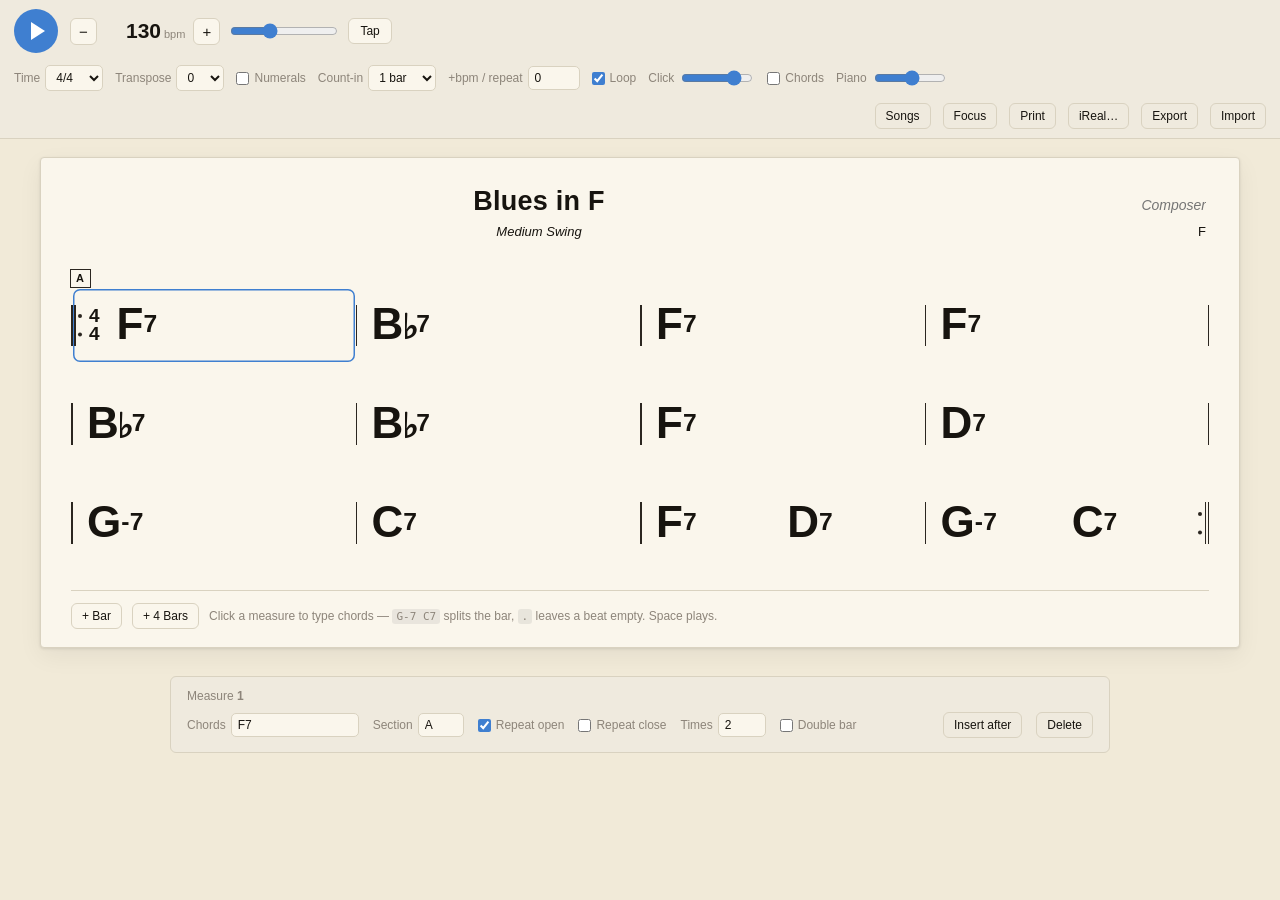
<file: index.html>
<!DOCTYPE html>
<html lang="en">
<head>
<meta charset="utf-8">
<meta name="viewport" content="width=device-width, initial-scale=1">
<title>iReal Metronome</title>
<link rel="stylesheet" href="css/chart.css">
<link rel="stylesheet" href="css/ui.css">
<link rel="stylesheet" href="css/print.css">
</head>
<body>

<header class="transport">
  <button id="play" class="play" aria-label="Play or stop">
    <span class="tri"></span><span class="sq"></span>
  </button>

  <div class="tempo">
    <button class="step" id="bpmDown" aria-label="Slower">&minus;</button>
    <div class="bpm-box">
      <input id="bpm" class="bpm" type="number" min="30" max="320" value="130" aria-label="Tempo">
      <span class="bpm-unit">bpm</span>
    </div>
    <button class="step" id="bpmUp" aria-label="Faster">+</button>
    <input id="bpmSlider" class="slider" type="range" min="30" max="320" value="130" aria-label="Tempo slider">
    <button class="tap" id="tap">Tap</button>
  </div>

  <div class="group">
    <label class="fld">
      <span>Time</span>
      <select id="timeSig">
        <option value="4/4" selected>4/4</option>
        <option value="3/4">3/4</option>
        <option value="2/4">2/4</option>
        <option value="5/4">5/4</option>
        <option value="6/8">6/8</option>
        <option value="7/8">7/8</option>
        <option value="12/8">12/8</option>
      </select>
    </label>
    <label class="fld">
      <span>Transpose</span>
      <select id="transpose"></select>
    </label>
    <label class="fld chk" title="Show the progression as scale degrees">
      <input id="numerals" type="checkbox"><span>Numerals</span>
    </label>
    <label class="fld">
      <span>Count-in</span>
      <select id="countIn">
        <option value="0">off</option>
        <option value="1" selected>1 bar</option>
        <option value="2">2 bars</option>
      </select>
    </label>
    <label class="fld">
      <span>+bpm / repeat</span>
      <input id="ramp" type="number" value="0" min="0" max="30" step="1">
    </label>
    <label class="fld chk">
      <input id="loop" type="checkbox" checked><span>Loop</span>
    </label>
    <span id="loopChip" class="loop-chip" hidden>
      <span id="loopChipText"></span>
      <button id="loopClear" aria-label="Play the whole chart again"
              title="Play the whole chart again">&times;</button>
    </span>
    <label class="fld">
      <span>Click</span>
      <input id="vol" class="slider slim" type="range" min="0" max="100" value="80">
    </label>
    <label class="fld chk">
      <input id="chords" type="checkbox"><span>Chords</span>
    </label>
    <label class="fld">
      <span>Piano</span>
      <input id="chordVol" class="slider slim" type="range" min="0" max="100" value="55">
    </label>
  </div>

  <div class="group right">
    <span class="status" id="status"></span>
    <button id="songs" class="ghost">Songs</button>
    <button id="focus" class="ghost" title="Chart only — hide the controls">Focus</button>
    <button id="printBtn" class="ghost" title="Print, or save as PDF">Print</button>
    <button id="ireal" class="ghost">iReal&hellip;</button>
    <button id="export" class="ghost">Export</button>
    <button id="importBtn" class="ghost">Import</button>
    <input id="importFile" type="file" accept="application/json" hidden>
  </div>
</header>

<button id="focusExit" class="focus-exit" hidden
        aria-label="Leave focus mode" title="Leave focus mode (Esc)">&times;</button>

<div id="libraryBar" class="library-bar" hidden>
  <div class="lib-top">
    <input id="songName" type="text" autocomplete="off" placeholder="Name to save this chart under">
    <button id="songSave" class="ghost">Save</button>
    <button id="libClose" class="ghost">Hide</button>
    <span id="libMsg" class="import-msg"></span>
  </div>
  <ul id="songList" class="song-list"></ul>
</div>

<div id="importBar" class="import-bar" hidden>
  <input id="irealUrl" type="text" spellcheck="false" autocomplete="off"
         placeholder="Paste an irealb:// link from iReal Pro or the forums">
  <button id="irealLoad" class="ghost">Load</button>
  <button id="irealCancel" class="ghost">Hide</button>
  <span id="irealMsg" class="import-msg"></span>
</div>

<main class="sheet">
  <div class="print-head" aria-hidden="true">
    <span id="pStyle" class="ph-style"></span>
    <span id="pTitle" class="ph-title"></span>
    <span id="pComposer" class="ph-composer"></span>
  </div>
  <div id="pKey" class="ph-key" aria-hidden="true"></div>

  <div class="sheet-head">
    <div class="head-row">
      <input id="fTitle" class="f-title" placeholder="Untitled">
      <input id="fComposer" class="f-composer" placeholder="Composer">
    </div>
    <div class="head-row sub">
      <input id="fStyle" class="f-style" placeholder="Medium Swing">
      <input id="fKey" class="f-key" placeholder="Key">
    </div>
  </div>

  <div id="chart" class="chart" role="grid" aria-label="Chord chart"></div>

  <div class="sheet-foot">
    <button id="addBar" class="ghost">+ Bar</button>
    <button id="addFour" class="ghost">+ 4 Bars</button>
    <span class="hint">Click a measure to type chords &mdash; <code>G-7 C7</code> splits the bar, <code>.</code> leaves a beat empty. Space plays.</span>
  </div>
</main>

<section id="barEditor" class="bar-editor" hidden>
  <div class="be-head">Measure <strong id="beNum">1</strong></div>
  <div class="be-body">
    <label class="fld"><span>Chords</span><input id="beChords" placeholder="F7"></label>
    <label class="fld"><span>Section</span><input id="beSection" maxlength="4" placeholder="A"></label>
    <label class="fld chk"><input id="beRepOpen" type="checkbox"><span>Repeat open</span></label>
    <label class="fld chk"><input id="beRepClose" type="checkbox"><span>Repeat close</span></label>
    <label class="fld"><span>Times</span><input id="beRepCount" type="number" min="2" max="8" value="2"></label>
    <label class="fld chk"><input id="beDouble" type="checkbox"><span>Double bar</span></label>
    <span class="be-spacer"></span>
    <button id="beInsert" class="ghost">Insert after</button>
    <button id="beDelete" class="ghost danger">Delete</button>
  </div>
</section>

<script src="js/chords.js"></script>
<script src="js/piano.js"></script>
<script src="js/chart.js"></script>
<script src="js/ireal.js"></script>
<script src="js/audio.js"></script>
<script src="js/app.js"></script>
</body>
</html>
</file>
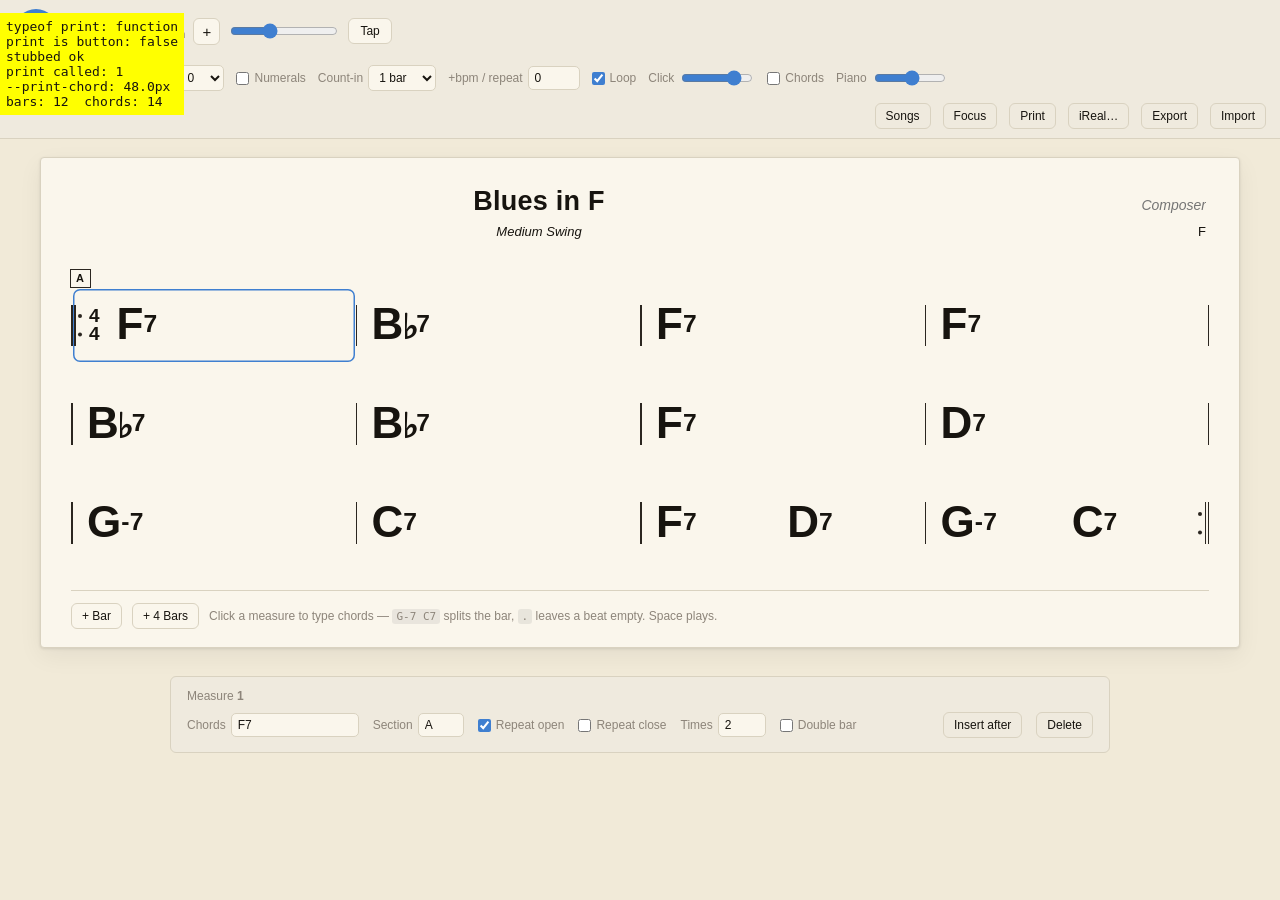
<file: _probe.html>
<!DOCTYPE html>
<html lang="en">
<head>
<meta charset="utf-8">
<meta name="viewport" content="width=device-width, initial-scale=1">
<title>iReal Metronome</title>
<link rel="stylesheet" href="css/chart.css">
<link rel="stylesheet" href="css/ui.css">
<link rel="stylesheet" href="css/print.css">
</head>
<body>

<header class="transport">
  <button id="play" class="play" aria-label="Play or stop">
    <span class="tri"></span><span class="sq"></span>
  </button>

  <div class="tempo">
    <button class="step" id="bpmDown" aria-label="Slower">&minus;</button>
    <div class="bpm-box">
      <input id="bpm" class="bpm" type="number" min="30" max="320" value="130" aria-label="Tempo">
      <span class="bpm-unit">bpm</span>
    </div>
    <button class="step" id="bpmUp" aria-label="Faster">+</button>
    <input id="bpmSlider" class="slider" type="range" min="30" max="320" value="130" aria-label="Tempo slider">
    <button class="tap" id="tap">Tap</button>
  </div>

  <div class="group">
    <label class="fld">
      <span>Time</span>
      <select id="timeSig">
        <option value="4/4" selected>4/4</option>
        <option value="3/4">3/4</option>
        <option value="2/4">2/4</option>
        <option value="5/4">5/4</option>
        <option value="6/8">6/8</option>
        <option value="7/8">7/8</option>
        <option value="12/8">12/8</option>
      </select>
    </label>
    <label class="fld">
      <span>Transpose</span>
      <select id="transpose"></select>
    </label>
    <label class="fld chk" title="Show the progression as scale degrees">
      <input id="numerals" type="checkbox"><span>Numerals</span>
    </label>
    <label class="fld">
      <span>Count-in</span>
      <select id="countIn">
        <option value="0">off</option>
        <option value="1" selected>1 bar</option>
        <option value="2">2 bars</option>
      </select>
    </label>
    <label class="fld">
      <span>+bpm / repeat</span>
      <input id="ramp" type="number" value="0" min="0" max="30" step="1">
    </label>
    <label class="fld chk">
      <input id="loop" type="checkbox" checked><span>Loop</span>
    </label>
    <span id="loopChip" class="loop-chip" hidden>
      <span id="loopChipText"></span>
      <button id="loopClear" aria-label="Play the whole chart again"
              title="Play the whole chart again">&times;</button>
    </span>
    <label class="fld">
      <span>Click</span>
      <input id="vol" class="slider slim" type="range" min="0" max="100" value="80">
    </label>
    <label class="fld chk">
      <input id="chords" type="checkbox"><span>Chords</span>
    </label>
    <label class="fld">
      <span>Piano</span>
      <input id="chordVol" class="slider slim" type="range" min="0" max="100" value="55">
    </label>
  </div>

  <div class="group right">
    <span class="status" id="status"></span>
    <button id="songs" class="ghost">Songs</button>
    <button id="focus" class="ghost" title="Chart only — hide the controls">Focus</button>
    <button id="printBtn" class="ghost" title="Print, or save as PDF">Print</button>
    <button id="ireal" class="ghost">iReal&hellip;</button>
    <button id="export" class="ghost">Export</button>
    <button id="importBtn" class="ghost">Import</button>
    <input id="importFile" type="file" accept="application/json" hidden>
  </div>
</header>

<button id="focusExit" class="focus-exit" hidden
        aria-label="Leave focus mode" title="Leave focus mode (Esc)">&times;</button>

<div id="libraryBar" class="library-bar" hidden>
  <div class="lib-top">
    <input id="songName" type="text" autocomplete="off" placeholder="Name to save this chart under">
    <button id="songSave" class="ghost">Save</button>
    <button id="libClose" class="ghost">Hide</button>
    <span id="libMsg" class="import-msg"></span>
  </div>
  <ul id="songList" class="song-list"></ul>
</div>

<div id="importBar" class="import-bar" hidden>
  <input id="irealUrl" type="text" spellcheck="false" autocomplete="off"
         placeholder="Paste an irealb:// link from iReal Pro or the forums">
  <button id="irealLoad" class="ghost">Load</button>
  <button id="irealCancel" class="ghost">Hide</button>
  <span id="irealMsg" class="import-msg"></span>
</div>

<main class="sheet">
  <div class="print-head" aria-hidden="true">
    <span id="pStyle" class="ph-style"></span>
    <span id="pTitle" class="ph-title"></span>
    <span id="pComposer" class="ph-composer"></span>
  </div>
  <div id="pKey" class="ph-key" aria-hidden="true"></div>

  <div class="sheet-head">
    <div class="head-row">
      <input id="fTitle" class="f-title" placeholder="Untitled">
      <input id="fComposer" class="f-composer" placeholder="Composer">
    </div>
    <div class="head-row sub">
      <input id="fStyle" class="f-style" placeholder="Medium Swing">
      <input id="fKey" class="f-key" placeholder="Key">
    </div>
  </div>

  <div id="chart" class="chart" role="grid" aria-label="Chord chart"></div>

  <div class="sheet-foot">
    <button id="addBar" class="ghost">+ Bar</button>
    <button id="addFour" class="ghost">+ 4 Bars</button>
    <span class="hint">Click a measure to type chords &mdash; <code>G-7 C7</code> splits the bar, <code>.</code> leaves a beat empty. Space plays.</span>
  </div>
</main>

<section id="barEditor" class="bar-editor" hidden>
  <div class="be-head">Measure <strong id="beNum">1</strong></div>
  <div class="be-body">
    <label class="fld"><span>Chords</span><input id="beChords" placeholder="F7"></label>
    <label class="fld"><span>Section</span><input id="beSection" maxlength="4" placeholder="A"></label>
    <label class="fld chk"><input id="beRepOpen" type="checkbox"><span>Repeat open</span></label>
    <label class="fld chk"><input id="beRepClose" type="checkbox"><span>Repeat close</span></label>
    <label class="fld"><span>Times</span><input id="beRepCount" type="number" min="2" max="8" value="2"></label>
    <label class="fld chk"><input id="beDouble" type="checkbox"><span>Double bar</span></label>
    <span class="be-spacer"></span>
    <button id="beInsert" class="ghost">Insert after</button>
    <button id="beDelete" class="ghost danger">Delete</button>
  </div>
</section>

<script src="js/chords.js"></script>
<script src="js/piano.js"></script>
<script src="js/chart.js"></script>
<script src="js/ireal.js"></script>
<script src="js/audio.js"></script>
<script src="js/app.js"></script>
<script>
window.addEventListener('load', function () {
  var out = [], called = 0;
  function render(){
    var d = document.getElementById('probe') || document.createElement('pre');
    d.id='probe'; d.textContent = out.join('\n');
    d.style.cssText='position:fixed;top:0;left:0;z-index:9999;background:#ff0;font:13px monospace;padding:6px;white-space:pre';
    document.body.appendChild(d);
  }
  window.onerror = function (m) { out.push('onerror: ' + m); render(); return true; };
  out.push('typeof print: ' + (typeof window.print));
  out.push('print is button: ' + (window.print === document.getElementById('printBtn')));
  try { Object.defineProperty(window, 'print', {value:function(){called++;}, writable:true, configurable:true}); out.push('stubbed ok'); }
  catch (e) { out.push('stub failed: ' + e.message); }
  try { document.getElementById('printBtn').click(); } catch (e) { out.push('THREW: ' + e.name + ' ' + e.message); }
  out.push('print called: ' + called);
  out.push('--print-chord: ' + document.documentElement.style.getPropertyValue('--print-chord'));
  var b = document.querySelector('.bar');
  out.push('bars: ' + document.querySelectorAll('.bar').length + '  chords: ' + document.querySelectorAll('.chord').length);
  render();
});
</script>
</body>
</html>
</file>
<file: css/chart.css>
/* The chart face: paper, chord typography, barlines, playhead. */

:root {
  --paper:      #faf6ec;
  --paper-edge: #f1ead8;
  --ink:        #17140f;
  --rule:       #2b2620;
  --accent:     #3f7fd0;
  --highlight:  rgba(63, 127, 208, .20);
  --muted:      #8d857a;
  --ui-bg:      #efeade;
  --ui-line:    #d9d2c0;
  --chord:      44px;
  --chord-font: "Helvetica Neue", Helvetica, Arial, sans-serif;
  --ui-font:    -apple-system, BlinkMacSystemFont, "Segoe UI", Roboto, Helvetica, Arial, sans-serif;
}

* { box-sizing: border-box; }

/* An author `display` rule beats the UA style for [hidden], so state it
   explicitly: otherwise setting .hidden = true has no visual effect. */
[hidden] { display: none !important; }

body {
  margin: 0;
  font-family: var(--ui-font);
  color: var(--ink);
  background: var(--paper-edge);
  -webkit-text-size-adjust: 100%;
}

.sheet {
  max-width: 1200px;
  margin: 18px auto 28px;
  padding: 26px 30px 18px;
  background: var(--paper);
  border: 1px solid var(--ui-line);
  border-radius: 4px;
  box-shadow: 0 1px 3px rgba(0, 0, 0, .10), 0 8px 24px rgba(0, 0, 0, .06);
}

/* ---- head ---- */

.sheet-head { margin-bottom: 26px; }
.head-row { display: flex; align-items: baseline; gap: 12px; }

.sheet-head input {
  background: transparent;
  border: 0;
  border-bottom: 1px solid transparent;
  color: inherit;
  font-family: var(--chord-font);
  padding: 2px 3px;
  min-width: 0;
}
.sheet-head input:hover  { border-bottom-color: var(--ui-line); }
.sheet-head input:focus  { outline: 0; border-bottom-color: var(--accent); }

.f-title    { flex: 1; font-size: 27px; font-weight: 700; text-align: center; letter-spacing: .01em; }
.f-composer { width: 190px; font-size: 14px; font-style: italic; text-align: right; color: var(--muted); }
.sub        { margin-top: 2px; }
.f-style    { flex: 1; font-size: 13px; text-align: center; color: var(--muted); font-style: italic; }
.f-key      { width: 190px; font-size: 13px; text-align: right; color: var(--muted); }

/* ---- the grid of measures ---- */

.chart {
  display: grid;
  grid-template-columns: repeat(4, 1fr);
  row-gap: 24px;
  padding-top: 20px;
}

.bar {
  /* The measure's vertical structure, all of it derived from --chord.
     --bar-h    the box.
     --rule-h   the barline, a little longer than anything sitting in it, and
                centred in the box -- so is the chord, via .slots below.
     --cap-mid  a chord's top edge to the middle of its capitals, which is
                what gets centred. Helvetica Neue Bold: cap .714em, ascent
                .975, descent .217; at line-height 1.05 that puts the cap
                .190em down, so its middle is .547em. Changing --chord-font
                means re-measuring this one number. */
  --bar-h:    calc(var(--chord) * 1.7);
  --rule-h:   calc(var(--chord) * .95);
  --rule-top: calc((var(--bar-h) - var(--rule-h)) / 2);
  --cap-mid:  calc(var(--chord) * .547);

  position: relative;
  min-height: var(--bar-h);
  padding: 0 6px;
  cursor: pointer;
}

/* Highlight and selection ride on their own layer, so the barlines
   themselves stay perfectly straight. */
.hl {
  position: absolute;
  top: 1px; right: 1px; bottom: 1px; left: 2px;
  border-radius: 7px;
  pointer-events: none;
  transition: background-color 90ms linear;
  z-index: 0;
}
.bar:hover .hl       { background: rgba(127, 127, 127, .07); }
.bar.now .hl         { background: var(--highlight); }
.bar.selected .hl    { box-shadow: inset 0 0 0 1.5px var(--accent); }

.slots, .beats, .section, .timesig { position: relative; z-index: 1; }
.beats, .section, .timesig { position: absolute; }

/* Barlines ride on their own layer too, so they can be sized to the chord
   letters rather than to the height of the measure. */
.rules {
  position: absolute;
  top: var(--rule-top);
  height: var(--rule-h);
  left: 0; right: 0;
  pointer-events: none;
  z-index: 1;
}
.rules::before, .rules::after {
  content: "";
  position: absolute;
  top: 0; bottom: 0;
  width: 1.5px;
  background: var(--rule);
}
.rules::before { left: 0; }
.rules::after  { right: 0; display: none; }
.bar:nth-child(4n) .rules::after,
.bar:last-child    .rules::after { display: block; }

/* barline decorations: a second line, drawn as a copy of the first */
.bar.rep-open  .rules::before { box-shadow: 3px 0 0 var(--rule); }
.bar.rep-close .rules::after  { display: block; box-shadow: -3px 0 0 var(--rule); }
.bar.double    .rules::after  { display: block; box-shadow: -2.5px 0 0 var(--rule); }

.bar.rep-open::before, .bar.rep-close::after {
  content: "";
  position: absolute;
  top: calc(var(--rule-top) + var(--rule-h) * .23);
  width: 4px; height: 4px;
  border-radius: 50%;
  background: var(--rule);
  box-shadow: 0 calc(var(--rule-h) * .44) 0 var(--rule);
  z-index: 1;
}
.bar.rep-open::before { left: 7px; }
.bar.rep-close::after { right: 7px; }

/* bars picked out as a practice range */
.bar.in-loop { box-shadow: inset 0 -2px 0 rgba(63, 127, 208, .45); }

/* section letter */
.section {
  position: absolute;
  top: -19px; left: -1px;
  font: 700 11px/1 var(--ui-font);
  letter-spacing: .06em;
  padding: 3px 5px;
  border: 1.5px solid var(--rule);
  color: var(--ink);
  background: var(--paper);
  cursor: pointer;
}
.section:hover { border-color: var(--accent); color: var(--accent); }

/* time signature, first measure only */
.timesig {
  position: absolute;
  left: 7px;
  top: calc(var(--rule-top) + var(--rule-h) * .07);
  font-family: var(--chord-font);
  font-weight: 700;
  /* two digits at line-height .95 fall just short of --rule-h */
  font-size: calc(var(--rule-h) / 2.2);
  line-height: .95;
  text-align: center;
}

/* chord slots */
.slots {
  display: grid;
  grid-template-columns: repeat(4, 1fr);
  align-items: flex-start;
  padding-left: 10px;
  padding-top: calc(var(--rule-top) + var(--rule-h) / 2 - var(--cap-mid));
  min-height: var(--rule-h);
}
.bar.first .slots { padding-left: calc(var(--chord) * .62); }
.bar.rep-open .timesig { left: 18px; }
.bar.first.rep-open .slots { padding-left: calc(var(--chord) * .9); }
.slot { min-width: 0; }

.chord {
  font-family: var(--chord-font);
  font-weight: 700;
  font-size: var(--chord);
  line-height: 1.05;
  white-space: nowrap;
  display: inline-block;
  transition: color 90ms linear;
}
.chord .acc   { font-size: .78em; margin: 0 -.04em 0 -.05em; }
/* The raised parts sit so their tops land on the root's cap height, which
   keeps them inside the barline. Tuned to Helvetica Neue's cap of .714em. */
.chord .sharp { vertical-align: .18em; }
.chord .q     { font-size: .56em; vertical-align: .30em; letter-spacing: .01em; }
.chord .alts  { display: inline-flex; flex-direction: column; font-size: .40em;
                line-height: 1.06; vertical-align: .42em; margin-left: .06em; }
.chord .bass  { font-size: .80em; }
.chord.nc     { font-size: .72em; letter-spacing: .04em; }
.chord.pct    { font-size: 1.5em; transform: skewX(-14deg); display: inline-block; color: var(--muted); }

.bar.now .chord.active { color: var(--accent); }

/* Count-in: the measure about to play is outlined as pending and flashes
   neutral grey on each beat, with its dots filling up. Deliberately not
   blue, so it never reads as the playhead. */
.bar.counting .hl {
  background: rgba(127, 127, 127, .05);
  outline: 1.5px dashed var(--muted);
  outline-offset: -3px;
}
.bar.counting .hl.pulse { animation: countPulse 280ms ease-out; }
@keyframes countPulse {
  from { background: rgba(127, 127, 127, .26); }
  to   { background: rgba(127, 127, 127, .05); }
}
.bar.counting .beats { visibility: visible; }
.bar.counting .beat.on {
  background: var(--ink);
  opacity: .5;
  transform: none;
}

/* beat dots */
.beats {
  position: absolute;
  bottom: 5px; left: 11px;
  display: flex; gap: 5px;
  visibility: hidden;
}
.bar.now .beats { visibility: visible; }
.beat { width: 6px; height: 6px; border-radius: 50%; background: var(--muted); opacity: .3; }
.beat.on { opacity: 1; background: var(--accent); transform: scale(1.25); }

/* inline editor */
.bar-input {
  width: 100%;
  font-family: var(--chord-font);
  font-weight: 700;
  font-size: calc(var(--chord) * .72);
  color: var(--ink);
  background: transparent;
  border: 0;
  border-bottom: 2px solid var(--accent);
  padding: 2px 4px;
  outline: 0;
}

.sheet-foot {
  display: flex; align-items: center; gap: 10px;
  margin-top: 30px; padding-top: 12px;
  border-top: 1px solid var(--ui-line);
}
.hint { font-size: 12px; color: var(--muted); }
.hint code {
  font-size: 11px; padding: 1px 4px; border-radius: 3px;
  background: rgba(127, 127, 127, .14);
}

/* Four changes in a bar need width. When there is less of it the chord steps
   down; the four-column grid stays until the layout breaks to two. */
@media (max-width: 1120px) { :root { --chord: 34px; } }
@media (max-width: 760px)  { :root { --chord: 26px; } }

@media (max-width: 620px) {
  .sheet  { margin: 10px; padding: 18px 16px 14px; }
  .chart  { grid-template-columns: repeat(2, 1fr); row-gap: 20px; }
  .bar:nth-child(4n) .rules::after { display: none; }
  .bar:nth-child(2n) .rules::after,
  .bar:last-child    .rules::after { display: block; }
  .f-composer, .f-key { width: 120px; }
  .hint   { display: none; }
}
</file>
<file: css/ui.css>
/* Transport bar and measure editor. */

.transport {
  position: sticky;
  top: 0;
  z-index: 20;
  display: flex;
  flex-wrap: wrap;
  align-items: center;
  gap: 12px;
  padding: 9px 14px;
  background: var(--ui-bg);
  border-bottom: 1px solid var(--ui-line);
}

.group { display: flex; align-items: center; gap: 12px; flex-wrap: wrap; }
.group.right { margin-left: auto; }

/* play / stop */
.play {
  width: 44px; height: 44px;
  flex: none;
  border: 0; border-radius: 50%;
  background: var(--accent);
  cursor: pointer;
  display: grid; place-items: center;
  transition: transform 80ms ease, filter 80ms ease;
}
.play:hover  { filter: brightness(1.08); }
.play:active { transform: scale(.94); }
.play .tri {
  width: 0; height: 0;
  border-left: 14px solid #fff;
  border-top: 9px solid transparent;
  border-bottom: 9px solid transparent;
  margin-left: 4px;
}
.play .sq { display: none; width: 14px; height: 14px; background: #fff; border-radius: 2px; }
.play.on .tri { display: none; }
.play.on .sq  { display: block; }

/* tempo cluster */
.tempo { display: flex; align-items: center; gap: 8px; }

.step {
  width: 27px; height: 27px;
  border: 1px solid var(--ui-line);
  border-radius: 6px;
  background: var(--paper);
  color: var(--ink);
  font-size: 15px; line-height: 1;
  cursor: pointer;
}
.step:hover { border-color: var(--accent); }

.bpm-box { display: flex; align-items: baseline; gap: 3px; }
.bpm {
  width: 56px;
  font: 700 21px/1 var(--ui-font);
  color: var(--ink);
  background: transparent;
  border: 0; border-bottom: 1px solid transparent;
  text-align: right;
  padding: 1px 0;
  -moz-appearance: textfield;
}
.bpm::-webkit-outer-spin-button, .bpm::-webkit-inner-spin-button { -webkit-appearance: none; margin: 0; }
.bpm:focus { outline: 0; border-bottom-color: var(--accent); }
.bpm-unit { font-size: 11px; color: var(--muted); }

.slider { width: 108px; accent-color: var(--accent); }
.slider.slim { width: 72px; }

.tap {
  padding: 5px 11px;
  border: 1px solid var(--ui-line);
  border-radius: 6px;
  background: var(--paper);
  color: var(--ink);
  font-size: 12px;
  cursor: pointer;
}
.tap:hover  { border-color: var(--accent); }
.tap:active { background: var(--highlight); }

/* small labelled fields */
.fld { display: flex; align-items: center; gap: 5px; font-size: 12px; color: var(--muted); }
.fld.chk { cursor: pointer; }
.fld select, .fld input[type="number"], .fld input[type="text"], .bar-editor input:not([type="checkbox"]) {
  font: inherit;
  font-size: 12px;
  color: var(--ink);
  background: var(--paper);
  border: 1px solid var(--ui-line);
  border-radius: 5px;
  padding: 4px 6px;
}
.fld input[type="number"] { width: 52px; }
.fld select:focus, .fld input:focus, .bar-editor input:focus { outline: 0; border-color: var(--accent); }
.fld input[type="checkbox"] { accent-color: var(--accent); margin: 0; }

.status { font-size: 12px; color: var(--accent); min-width: 58px; font-variant-numeric: tabular-nums; }

.ghost {
  padding: 5px 10px;
  border: 1px solid var(--ui-line);
  border-radius: 6px;
  background: transparent;
  color: var(--ink);
  font-size: 12px;
  cursor: pointer;
}
.ghost:hover  { border-color: var(--accent); }
.ghost.danger:hover { border-color: #d05c5c; color: #d05c5c; }

/* measure editor */
.bar-editor {
  max-width: 940px;
  margin: 0 auto 36px;
  padding: 12px 16px 14px;
  background: var(--ui-bg);
  border: 1px solid var(--ui-line);
  border-radius: 6px;
}
.be-head { font-size: 12px; color: var(--muted); margin-bottom: 9px; }
.be-body { display: flex; align-items: center; gap: 14px; flex-wrap: wrap; }
.be-body .fld input[type="text"], #beChords, #beSection { width: 128px; }
#beSection { width: 46px; }
#beRepCount { width: 48px; }
.be-spacer { flex: 1; }

@media (max-width: 620px) {
  .transport { gap: 10px; padding: 8px 10px; }
  .slider { width: 90px; }
  .group.right { margin-left: 0; }
  .bar-editor { margin: 0 10px 24px; }
}

/* iReal Pro link import */
.import-bar {
  display: flex;
  align-items: center;
  gap: 8px;
  padding: 9px 14px;
  background: var(--ui-bg);
  border-bottom: 1px solid var(--ui-line);
}
#irealUrl {
  flex: 1;
  min-width: 0;
  font: 12px/1.3 ui-monospace, SFMono-Regular, Menlo, monospace;
  color: var(--ink);
  background: var(--paper);
  border: 1px solid var(--ui-line);
  border-radius: 5px;
  padding: 6px 8px;
}
#irealUrl:focus { outline: 0; border-color: var(--accent); }
.import-msg { font-size: 12px; color: var(--muted); max-width: 38%; }
.import-msg.ok  { color: var(--accent); }
.import-msg.bad { color: #d05c5c; }

@media (max-width: 620px) {
  .import-bar { flex-wrap: wrap; }
  .import-msg { max-width: 100%; }
}

/* Focus mode: the chart and nothing else, for a music stand. */
body.focus-mode .transport,
body.focus-mode .import-bar,
body.focus-mode .bar-editor,
body.focus-mode .sheet-foot { display: none !important; }

body.focus-mode { background: var(--paper); }

body.focus-mode .sheet {
  min-height: 100vh;
  margin: 0 auto;
  border: 0;
  border-radius: 0;
  box-shadow: none;
  padding: 30px 36px;
}

/* no editing in here */
body.focus-mode .bar.selected .hl   { box-shadow: none; }
body.focus-mode .bar:hover .hl      { background: none; }
body.focus-mode .sheet-head input   { pointer-events: none; }

.focus-exit {
  position: fixed;
  top: 10px; right: 12px;
  z-index: 40;
  width: 30px; height: 30px;
  padding: 0;
  border: 0;
  border-radius: 50%;
  background: transparent;
  color: var(--ink);
  font-size: 20px;
  line-height: 1;
  cursor: pointer;
  opacity: .3;
  transition: opacity 120ms ease, background-color 120ms ease;
}
.focus-exit:hover { opacity: 1; background: rgba(127, 127, 127, .14); }

@media (max-width: 620px) {
  body.focus-mode .sheet { padding: 16px 14px; }
}

/* practice-range chip */
.loop-chip {
  display: inline-flex;
  align-items: center;
  gap: 2px;
  padding: 3px 3px 3px 9px;
  border: 1px solid var(--accent);
  border-radius: 999px;
  color: var(--accent);
  font-size: 11px;
  white-space: nowrap;
}
.loop-chip button {
  border: 0;
  background: transparent;
  color: inherit;
  cursor: pointer;
  font-size: 14px;
  line-height: 1;
  padding: 0 4px;
}
.loop-chip button:hover { opacity: .6; }

/* saved songs */
.library-bar {
  padding: 9px 14px 12px;
  background: var(--ui-bg);
  border-bottom: 1px solid var(--ui-line);
}
.lib-top { display: flex; align-items: center; gap: 8px; }
#songName {
  flex: 1;
  min-width: 0;
  font: inherit;
  font-size: 12px;
  color: var(--ink);
  background: var(--paper);
  border: 1px solid var(--ui-line);
  border-radius: 5px;
  padding: 6px 8px;
}
#songName:focus { outline: 0; border-color: var(--accent); }

.song-list {
  list-style: none;
  margin: 10px 0 0;
  padding: 0;
  max-height: 210px;
  overflow-y: auto;
}
.song-row {
  display: flex;
  align-items: center;
  gap: 8px;
  padding: 4px 0;
  border-top: 1px solid var(--ui-line);
}
.song-open {
  flex: 1;
  min-width: 0;
  text-align: left;
  border: 0;
  background: transparent;
  color: var(--ink);
  font: inherit;
  font-size: 13px;
  padding: 5px 2px;
  cursor: pointer;
  border-radius: 4px;
  overflow: hidden;
  text-overflow: ellipsis;
  white-space: nowrap;
}
.song-open:hover { color: var(--accent); }
.song-meta { font-size: 11px; color: var(--muted); flex: none; }
.song-del {
  flex: none;
  border: 0;
  background: transparent;
  color: var(--muted);
  font-size: 16px;
  line-height: 1;
  padding: 2px 6px;
  cursor: pointer;
}
.song-del:hover { color: #d05c5c; }
.song-empty { font-size: 12px; color: var(--muted); padding: 8px 2px 2px; }
</file>
<file: css/print.css>
/* print.css - the chart alone, black on white, for paper and Save as PDF. */

/* The paper head exists only for print; on screen the editable one stands in. */
.print-head, .ph-key { display: none; }

@media print {
  @page { margin: 12mm; }

  :root {
    /* app.js sizes the chords to the form before the dialog opens; the
       fallback is what an unprepared print (no beforeprint) gets. */
    --chord:      var(--print-chord, 30px);
    --paper:      #fff;
    --paper-edge: #fff;
    --ink:        #000;
    --rule:       #000;
    --muted:      #000;
    --accent:     #000;
    --ui-line:    #000;
    --highlight:  transparent;
  }

  /* The barlines, repeat dots and section box are painted as backgrounds,
     and a browser drops backgrounds unless the dialog's "print background
     graphics" is ticked -- Firefox leaves it off, and prints a chart of bare
     chords. Ask for them exactly; the property inherits, so this covers the
     pseudo-elements too, and nothing on the page is dark enough to cost ink. */
  body {
    background: #fff;
    -webkit-print-color-adjust: exact;
    print-color-adjust: exact;
  }

  /* screen furniture */
  .transport, .import-bar, .library-bar, .bar-editor, .sheet-foot,
  .focus-exit, .sheet-head { display: none !important; }

  .sheet, body.focus-mode .sheet {
    max-width: none;
    min-height: 0;
    margin: 0;
    padding: 0;
    border: 0;
    border-radius: 0;
    box-shadow: none;
    background: #fff;
  }

  /* head: style left, title centred, composer right, as on a real sheet */
  .print-head {
    display: flex;
    align-items: baseline;
    gap: 12px;
    font-family: var(--chord-font);
  }
  .ph-style, .ph-composer { flex: 1 1 0; font-size: 14px; white-space: nowrap; }
  .ph-style    { text-align: left; }
  .ph-composer { text-align: right; }
  .ph-title    { flex: 0 1 auto; font-size: 24px; font-weight: 700; text-align: center; }
  .ph-key      { display: block; font-size: 12px; text-align: right; }

  /* `1fr` columns are free to grow for a bar whose chords overflow, which
     on paper pushes the last barline off the page. minmax(0, 1fr) keeps the
     four columns equal and lets a crowded bar overflow instead. */
  .chart {
    grid-template-columns: repeat(4, minmax(0, 1fr));
    padding: 26px 2px 0 0;
    row-gap: 20px;
  }

  /* A printed chart is read at arm's length off a stand, where the hairline
     the screen can afford disappears. Scale the barlines and their repeat
     dots to the chord, the way an engraved sheet has them. */
  .rules::before, .rules::after { width: calc(var(--chord) * .07); }
  .bar.rep-open  .rules::before { box-shadow: calc(var(--chord) *  .15) 0 0 var(--rule); }
  .bar.rep-close .rules::after  { box-shadow: calc(var(--chord) * -.15) 0 0 var(--rule); }
  .bar.double    .rules::after  { box-shadow: calc(var(--chord) * -.12) 0 0 var(--rule); }
  .bar.rep-open::before, .bar.rep-close::after {
    width:  calc(var(--chord) * .09);
    height: calc(var(--chord) * .09);
  }

  /* no playhead, no selection, no practice range */
  .hl, .beats { display: none !important; }
  .bar { cursor: auto; break-inside: avoid; page-break-inside: avoid; }
  .bar.in-loop { box-shadow: none; }
  .chord.active { color: #000; }

  /* app.js sets --squeeze on a measure too crowded for its share of the
     page, the way an engraver tightens a busy bar. */
  .chord { font-size: calc(var(--chord) * var(--squeeze, 1)); }

  /* The section letter is a filled block on a printed sheet, and sized to
     the chords rather than to the controls it sits among on screen. The
     floors keep it legible on a chart long enough to shrink the chords. */
  .section {
    font-size: max(10px, calc(var(--chord) * .3));
    top: min(-17px, calc(var(--chord) * -.5));
    padding: 2px 4px;
    border-width: 0;
    background: var(--rule);
    color: #fff;
  }
}
</file>
